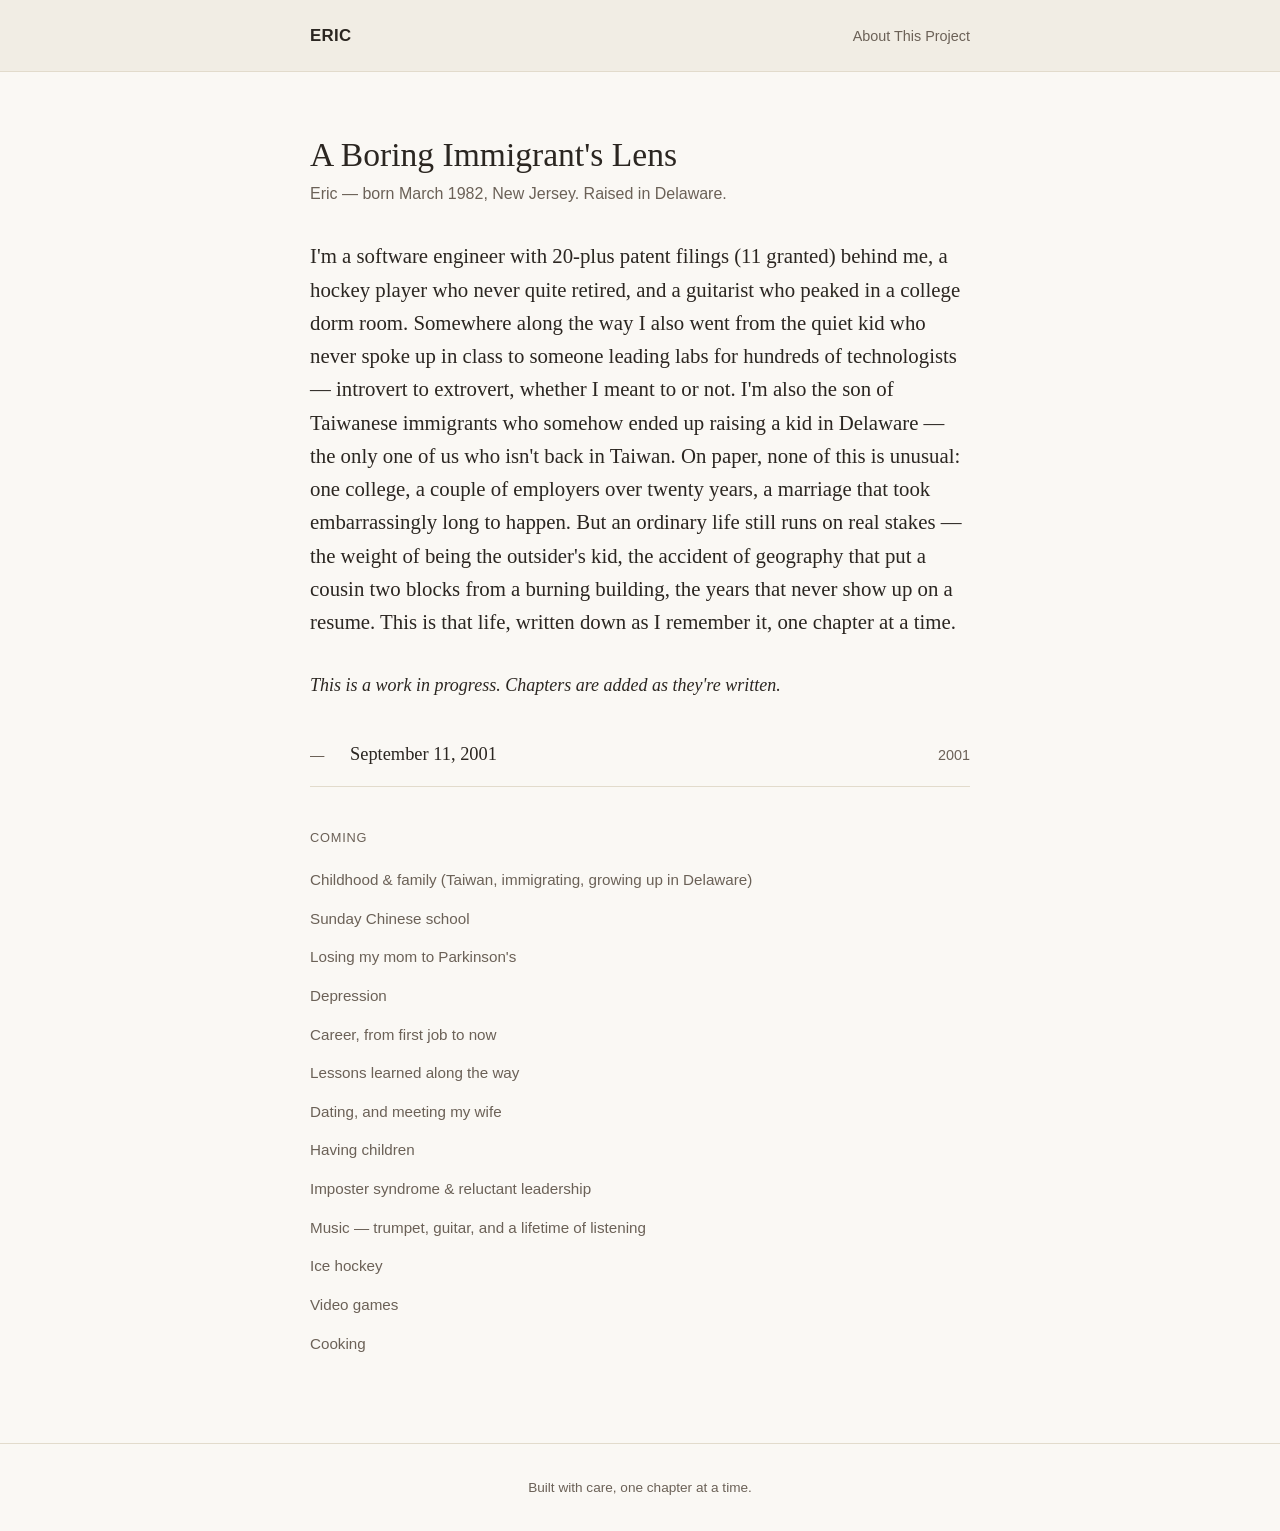
<file: index.html>
<!doctype html>
<html lang="en">
<head>
  <meta charset="utf-8">
  <meta name="viewport" content="width=device-width, initial-scale=1">
  <title>Eric — A Boring Immigrant's Lens</title>
  <link rel="stylesheet" href="assets/css/style.css">
</head>
<body>
  <header class="site-header">
    <div class="wrap">
      <a class="site-title" href="index.html">Eric</a>
      <nav class="site-nav">
        <a href="about.html">About This Project</a>
      </nav>
    </div>
  </header>

  <main>
    <h1 class="page-title">A Boring Immigrant's Lens</h1>
    <p class="subtitle">Eric — born March 1982, New Jersey. Raised in Delaware.</p>

    <p class="lede">I'm a software engineer with 20-plus patent filings (11 granted)
      behind me, a hockey player who never quite retired, and a guitarist who peaked in a
      college dorm room. Somewhere along the way I also went from the quiet kid who never
      spoke up in class to someone leading labs for hundreds of technologists — introvert
      to extrovert, whether I meant to or not. I'm also the son of Taiwanese immigrants
      who somehow ended up raising a kid in Delaware — the only one of us who isn't back
      in Taiwan. On paper, none of this is unusual: one college, a couple of employers
      over twenty years, a marriage that took embarrassingly long to happen. But an
      ordinary life still runs on real stakes — the weight of being the outsider's kid,
      the accident of geography that put a cousin two blocks from a burning building, the
      years that never show up on a resume. This is that life, written
      down as I remember it, one chapter at a time.</p>

    <p><em>This is a work in progress. Chapters are added as they're written.</em></p>

    <ul class="toc">
      <li>
        <a href="chapters/september-11-2001.html">
          <span class="toc-num">—</span>
          <span class="toc-title">September 11, 2001</span>
          <span class="toc-years">2001</span>
        </a>
      </li>
      <!-- Each chapter gets a row like this one. Copy this block for new chapters. -->
      <!--
      <li>
        <a href="chapters/01-early-life.html">
          <span class="toc-num">01</span>
          <span class="toc-title">Early Life</span>
          <span class="toc-years">1990–2002</span>
        </a>
      </li>
      -->
    </ul>

    <p class="section-heading">Coming</p>
    <ul class="upcoming-list">
      <li>Childhood &amp; family (Taiwan, immigrating, growing up in Delaware)</li>
      <li>Sunday Chinese school</li>
      <li>Losing my mom to Parkinson's</li>
      <li>Depression</li>
      <li>Career, from first job to now</li>
      <li>Lessons learned along the way</li>
      <li>Dating, and meeting my wife</li>
      <li>Having children</li>
      <li>Imposter syndrome &amp; reluctant leadership</li>
      <li>Music — trumpet, guitar, and a lifetime of listening</li>
      <li>Ice hockey</li>
      <li>Video games</li>
      <li>Cooking</li>
    </ul>
  </main>

  <footer class="site-footer">
    <div class="wrap">Built with care, one chapter at a time.</div>
  </footer>
</body>
</html>
</file>
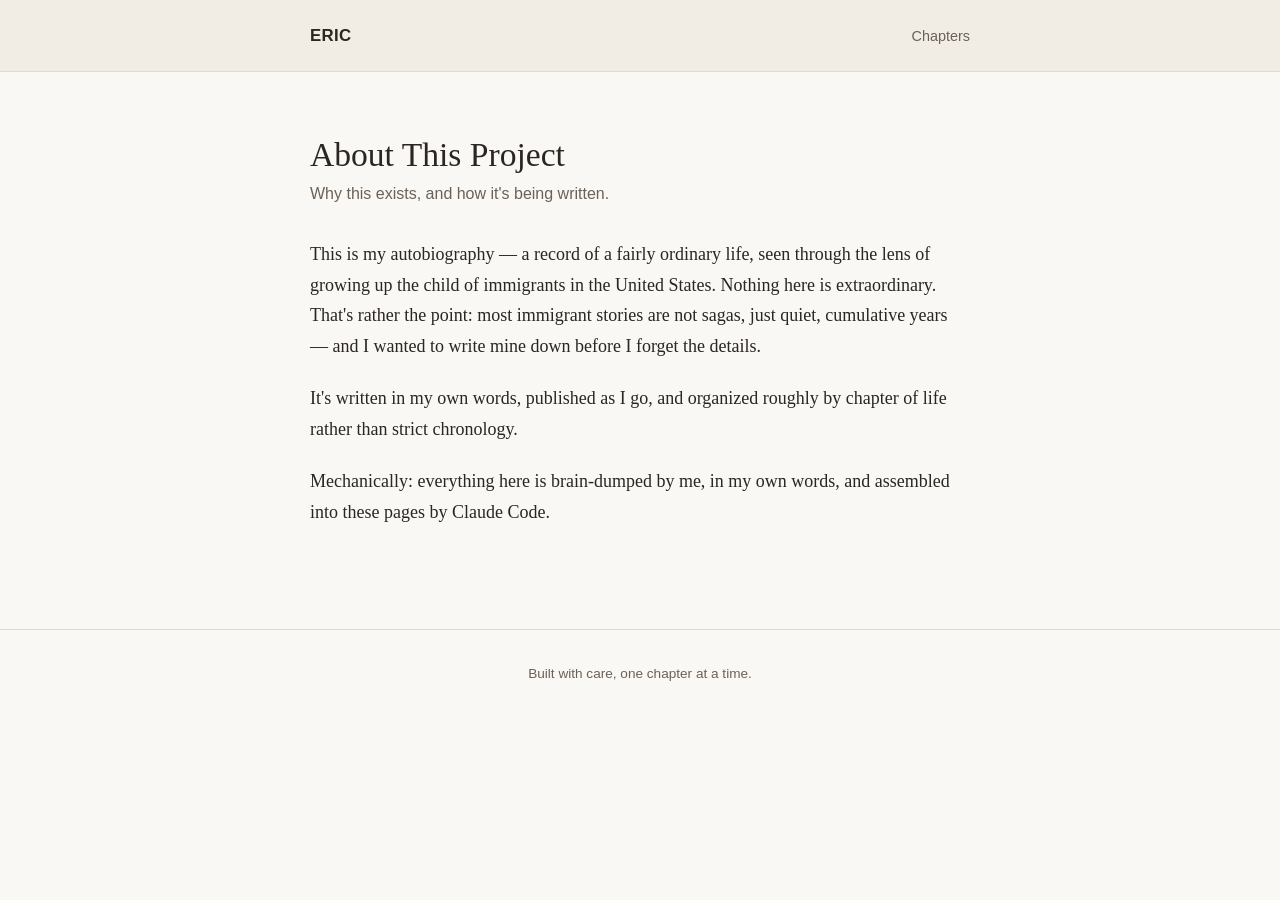
<file: about.html>
<!doctype html>
<html lang="en">
<head>
  <meta charset="utf-8">
  <meta name="viewport" content="width=device-width, initial-scale=1">
  <title>About This Project — Eric</title>
  <link rel="stylesheet" href="assets/css/style.css">
</head>
<body>
  <header class="site-header">
    <div class="wrap">
      <a class="site-title" href="index.html">Eric</a>
      <nav class="site-nav">
        <a href="index.html">Chapters</a>
      </nav>
    </div>
  </header>

  <main>
    <h1 class="page-title">About This Project</h1>
    <p class="subtitle">Why this exists, and how it's being written.</p>

    <p>This is my autobiography — a record of a fairly ordinary life, seen through the
      lens of growing up the child of immigrants in the United States. Nothing here is
      extraordinary. That's rather the point: most immigrant stories are not sagas, just
      quiet, cumulative years — and I wanted to write mine down before I forget the
      details.</p>

    <p>It's written in my own words, published as I go, and organized roughly by chapter
      of life rather than strict chronology.</p>

    <p>Mechanically: everything here is brain-dumped by me, in my own words, and
      assembled into these pages by Claude Code.</p>
  </main>

  <footer class="site-footer">
    <div class="wrap">Built with care, one chapter at a time.</div>
  </footer>
</body>
</html>
</file>
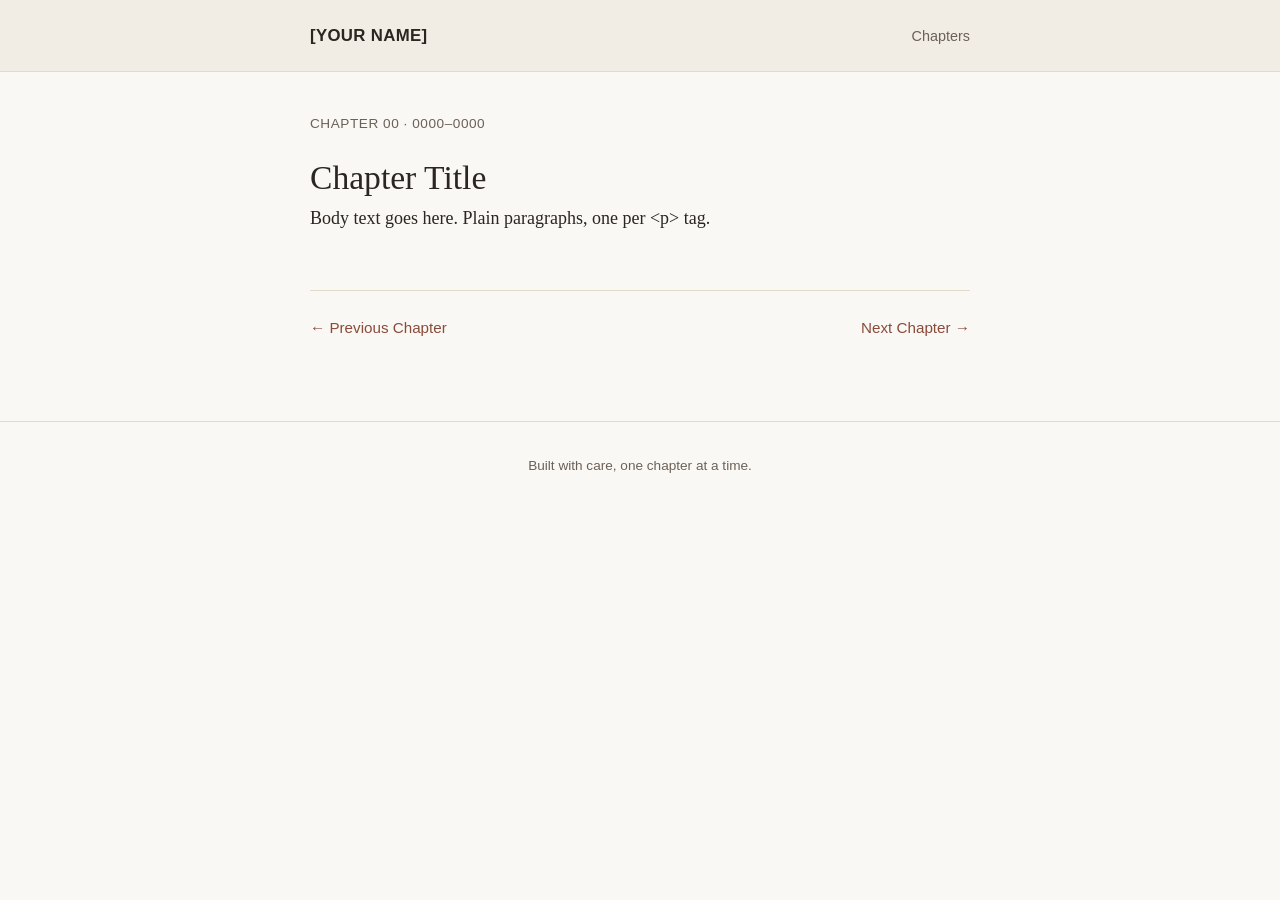
<file: chapters/_template.html>
<!--
  CHAPTER TEMPLATE — copy this file to create a new chapter.
  Rename it like: 02-school-years.html
  Then:
    1. Fill in the title, years, and body text below.
    2. Update the <title> tag.
    3. Fix the chapter-nav links at the bottom (prev/next chapter).
    4. Add a row for this chapter in ../index.html's <ul class="toc">.
-->
<!doctype html>
<html lang="en">
<head>
  <meta charset="utf-8">
  <meta name="viewport" content="width=device-width, initial-scale=1">
  <title>Chapter Title — [Your Name]</title>
  <link rel="stylesheet" href="../assets/css/style.css">
</head>
<body>
  <header class="site-header">
    <div class="wrap">
      <a class="site-title" href="../index.html">[Your Name]</a>
      <nav class="site-nav">
        <a href="../index.html">Chapters</a>
      </nav>
    </div>
  </header>

  <main>
    <p class="chapter-meta">Chapter 00 · 0000–0000</p>
    <h1 class="page-title">Chapter Title</h1>

    <p>Body text goes here. Plain paragraphs, one per &lt;p&gt; tag.</p>

    <!-- Optional photo:
    <figure>
      <img src="../assets/images/example.jpg" alt="Description of the photo">
      <figcaption>Caption text.</figcaption>
    </figure>
    -->

    <div class="chapter-nav">
      <a class="prev" href="#">Previous Chapter</a>
      <span class="spacer"></span>
      <a class="next" href="#">Next Chapter</a>
    </div>
  </main>

  <footer class="site-footer">
    <div class="wrap">Built with care, one chapter at a time.</div>
  </footer>
</body>
</html>
</file>
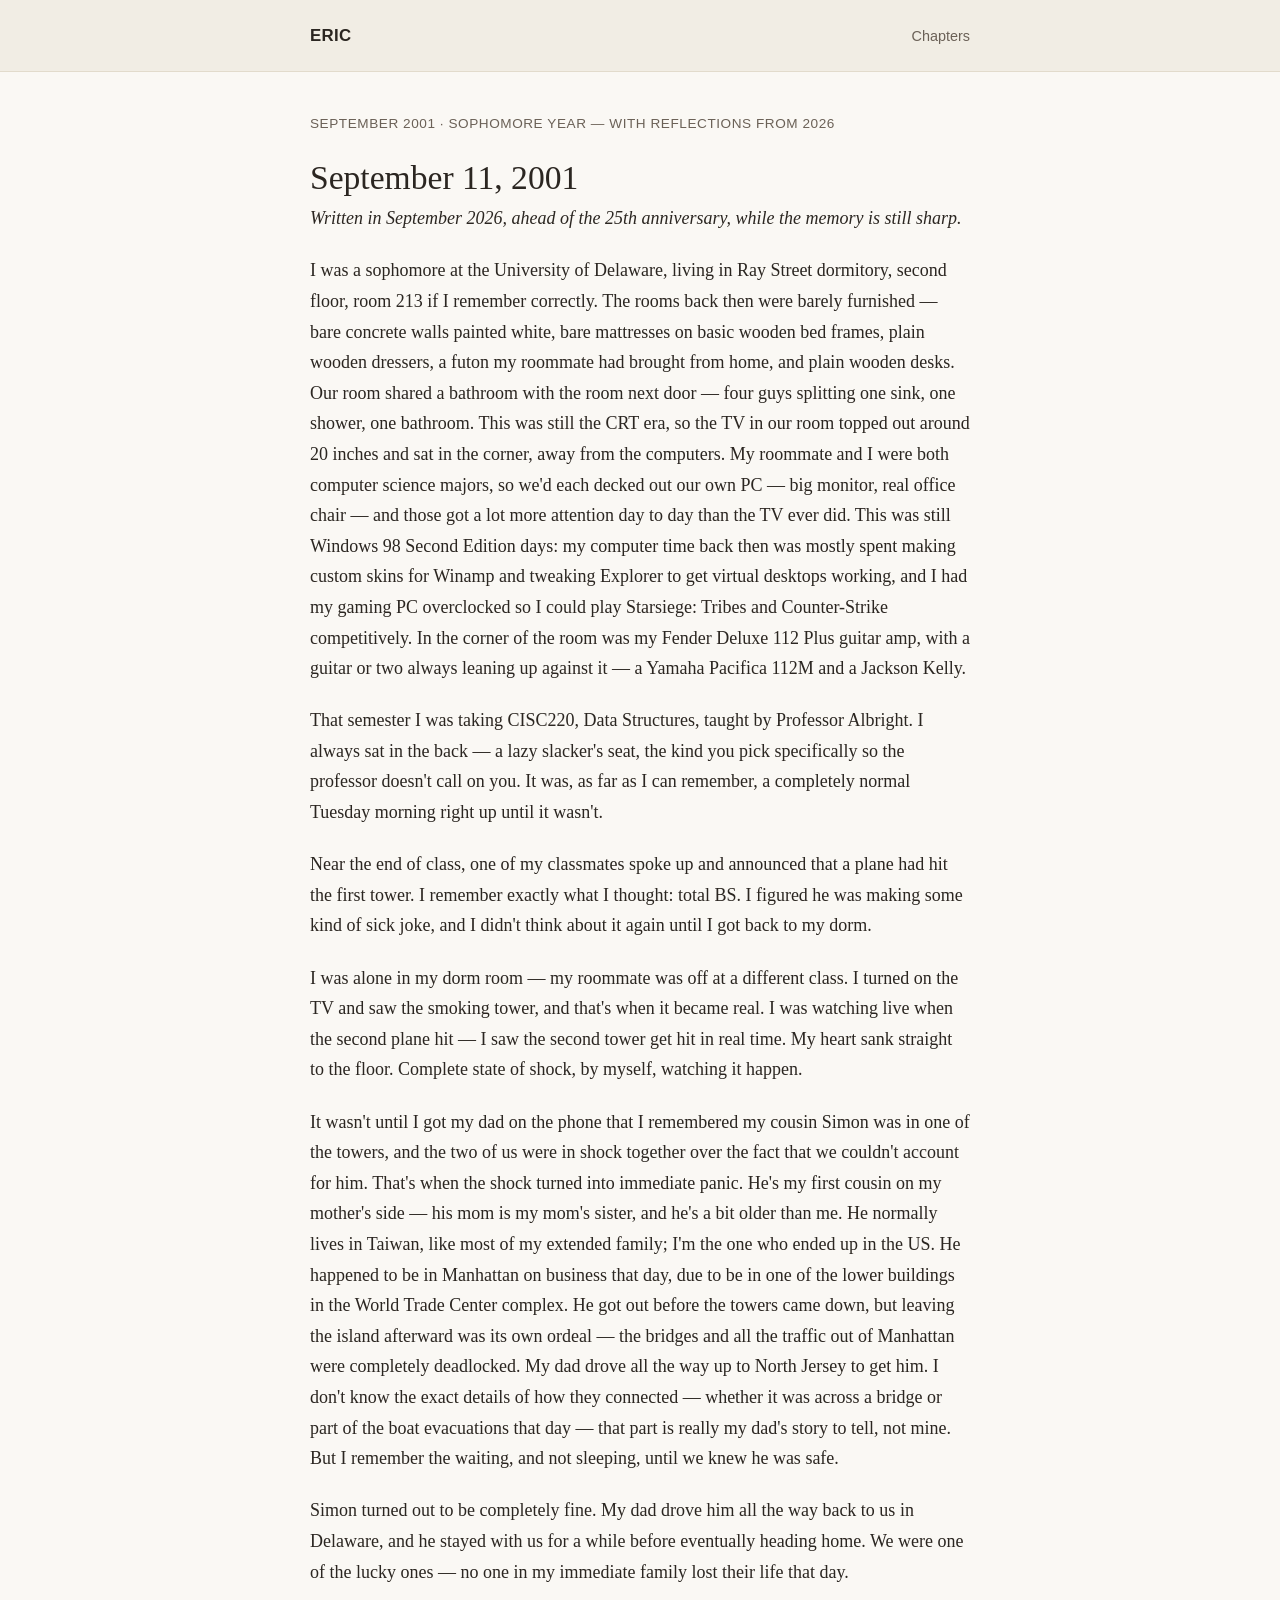
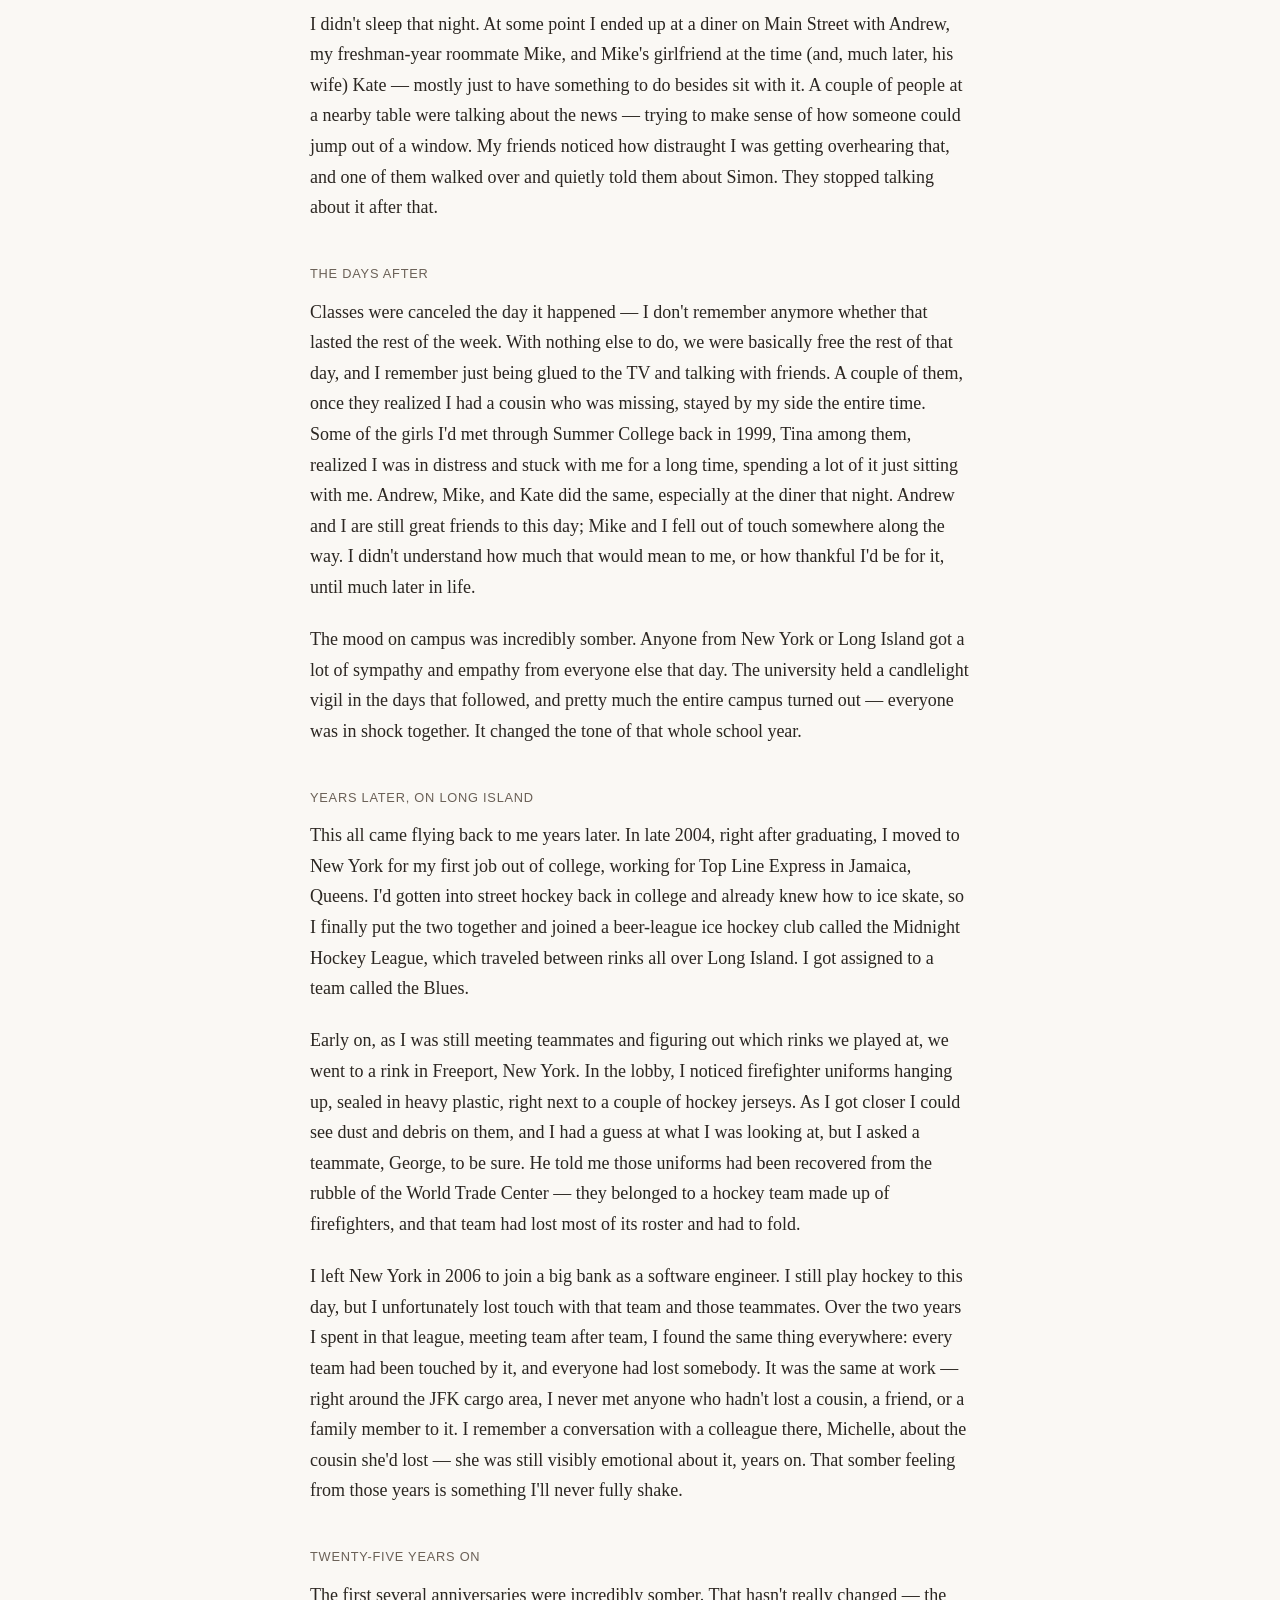
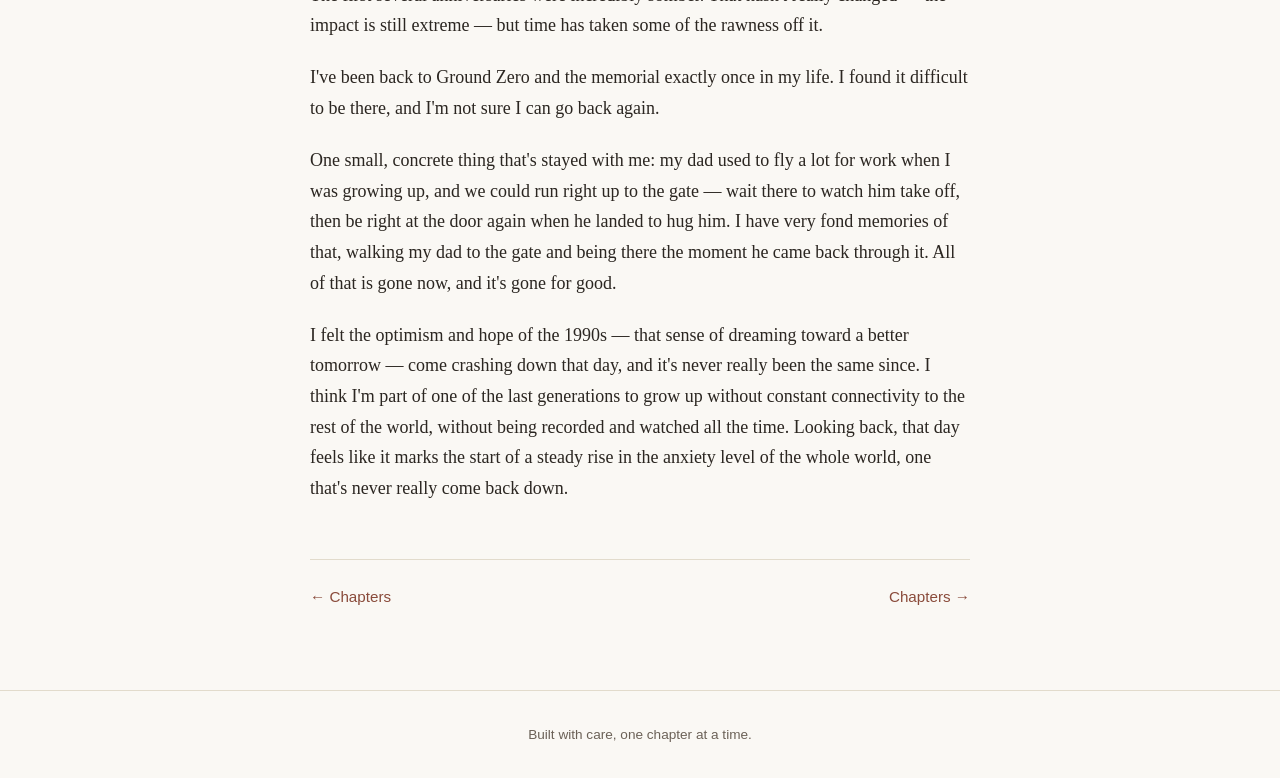
<file: chapters/september-11-2001.html>
<!doctype html>
<html lang="en">
<head>
  <meta charset="utf-8">
  <meta name="viewport" content="width=device-width, initial-scale=1">
  <title>September 11, 2001 — Eric</title>
  <link rel="stylesheet" href="../assets/css/style.css">
</head>
<body>
  <header class="site-header">
    <div class="wrap">
      <a class="site-title" href="../index.html">Eric</a>
      <nav class="site-nav">
        <a href="../index.html">Chapters</a>
      </nav>
    </div>
  </header>

  <main>
    <p class="chapter-meta">September 2001 · Sophomore year — with reflections from 2026</p>
    <h1 class="page-title">September 11, 2001</h1>

    <p><em>Written in September 2026, ahead of the 25th anniversary, while the memory is
      still sharp.</em></p>

    <p>I was a sophomore at the University of Delaware, living in Ray Street dormitory,
      second floor, room 213 if I remember correctly. The rooms back then were barely
      furnished — bare concrete walls painted white, bare mattresses on basic wooden bed
      frames, plain wooden dressers, a futon my roommate had brought from home, and plain
      wooden desks. Our room shared a bathroom with the room next door — four guys
      splitting one sink, one shower, one bathroom. This was still the CRT era, so the TV
      in our room topped out around 20 inches and sat in the corner, away from the
      computers. My roommate and I were both computer science majors, so we'd each
      decked out our own PC — big monitor, real office chair — and those got a lot more
      attention day to day than the TV ever did. This was still Windows 98 Second Edition
      days: my computer time back then was mostly spent making custom skins for Winamp
      and tweaking Explorer to get virtual desktops working, and I had my gaming PC
      overclocked so I could play Starsiege: Tribes and Counter-Strike competitively. In
      the corner of the room was my Fender Deluxe 112 Plus guitar amp, with a guitar or
      two always leaning up against it — a Yamaha Pacifica 112M and a Jackson Kelly.</p>

    <p>That semester I was taking CISC220, Data Structures, taught by Professor Albright.
      I always sat in the back — a lazy slacker's seat, the kind you pick specifically so
      the professor doesn't call on you. It was, as far as I can remember, a completely
      normal Tuesday morning right up until it wasn't.</p>

    <p>Near the end of class, one of my classmates spoke up and announced that a plane
      had hit the first tower. I remember exactly what I thought: total BS. I figured he
      was making some kind of sick joke, and I didn't think about it again until I got
      back to my dorm.</p>

    <p>I was alone in my dorm room — my roommate was off at a different class. I turned
      on the TV and saw the smoking tower, and that's when it became real. I was watching
      live when the second plane hit — I saw the second tower get hit in real time. My
      heart sank straight to the floor. Complete state of shock, by myself, watching it
      happen.</p>

    <p>It wasn't until I got my dad on the phone that I remembered my cousin Simon was in
      one of the towers, and the two of us were in shock together over the fact that we
      couldn't account for him. That's when the shock turned into immediate panic. He's
      my first cousin on my mother's side — his mom is my mom's sister, and he's a bit
      older than me. He normally lives in Taiwan, like most of my extended family; I'm
      the one who ended up in the US. He happened to be in Manhattan on business that
      day, due to be in one of the lower buildings in the World Trade Center complex. He
      got out before the towers came down, but leaving the island afterward was its own
      ordeal — the bridges and all the traffic out of Manhattan were completely
      deadlocked. My dad drove all the way up to North Jersey to get him. I don't know
      the exact details of how they connected — whether it was across a bridge or part
      of the boat evacuations that day — that part is really my dad's story to tell, not
      mine. But I remember the waiting, and not sleeping, until we knew he was safe.</p>

    <p>Simon turned out to be completely fine. My dad drove him all the way back to us in
      Delaware, and he stayed with us for a while before eventually heading home. We were
      one of the lucky ones — no one in my immediate family lost their life that day.</p>

    <p>I didn't sleep that night. At some point I ended up at a diner on Main Street with
      Andrew, my freshman-year roommate Mike, and Mike's girlfriend at the time (and, much
      later, his wife) Kate — mostly just to have something to do besides sit with it. A
      couple of people at a nearby table were talking about the news — trying to make
      sense of how someone could jump out of a window. My friends noticed how distraught
      I was getting overhearing that, and one of them walked over and quietly told them
      about Simon. They stopped talking about it after that.</p>

    <p class="section-heading">The Days After</p>

    <p>Classes were canceled the day it happened — I don't remember anymore whether that
      lasted the rest of the week. With nothing else to do, we were basically free the
      rest of that day, and I remember just being glued to the TV and talking with
      friends. A couple of them, once they realized I had a cousin who was missing,
      stayed by my side the entire time. Some of the girls I'd met through Summer College
      back in 1999, Tina among them, realized I was in distress and stuck with me for a
      long time, spending a lot of it just sitting with me. Andrew, Mike, and Kate did
      the same, especially at the diner that night. Andrew and I are still great friends
      to this day; Mike and I fell out of touch somewhere along the way. I didn't
      understand how much that would mean to me, or how thankful I'd be for it, until
      much later in life.</p>

    <p>The mood on campus was incredibly somber. Anyone from New York or Long
      Island got a lot of sympathy and empathy from everyone else that day. The
      university held a candlelight vigil in the days that followed, and pretty much the
      entire campus turned out — everyone was in shock together. It changed the tone of
      that whole school year.</p>

    <p class="section-heading">Years Later, on Long Island</p>

    <p>This all came flying back to me years later. In late 2004, right after graduating,
      I moved to New York for my first job out of college, working for Top Line Express
      in Jamaica, Queens. I'd gotten into street hockey back in college and already knew
      how to ice skate, so I finally put the two together and joined a beer-league ice
      hockey club called the Midnight Hockey League, which traveled between rinks all
      over Long Island. I got assigned to a team called the Blues.</p>

    <p>Early on, as I was still meeting teammates and figuring out which rinks we played
      at, we went to a rink in Freeport, New York. In the lobby, I noticed firefighter
      uniforms hanging up, sealed in heavy plastic, right next to a couple of hockey
      jerseys. As I got closer I could see dust and debris on them, and I had a guess at
      what I was looking at, but I asked a teammate, George, to be sure. He told me those
      uniforms had been recovered from the rubble of the World Trade Center — they
      belonged to a hockey team made up of firefighters, and that team had lost most of
      its roster and had to fold.</p>

    <p>I left New York in 2006 to join a big bank as a software engineer. I still
      play hockey to this day, but I unfortunately lost touch with that team and those
      teammates. Over the two years I spent in that league, meeting team after team, I
      found the same thing everywhere: every team had been touched by it, and everyone
      had lost somebody. It was the same at work — right around the JFK cargo area, I
      never met anyone who hadn't lost a cousin, a friend, or a family member to it. I
      remember a conversation with a colleague there, Michelle, about the cousin she'd
      lost — she was still visibly emotional about it, years on. That somber feeling from
      those years is something I'll never fully shake.</p>

    <p class="section-heading">Twenty-Five Years On</p>

    <p>The first several anniversaries were incredibly somber. That hasn't really
      changed — the impact is still extreme — but time has taken some of the rawness off
      it.</p>

    <p>I've been back to Ground Zero and the memorial exactly once in my life. I found it
      difficult to be there, and I'm not sure I can go back again.</p>

    <p>One small, concrete thing that's stayed with me: my dad used to fly a lot for work
      when I was growing up, and we could run right up to the gate — wait there to watch
      him take off, then be right at the door again when he landed to hug him. I have
      very fond memories of that, walking my dad to the gate and being there the moment
      he came back through it. All of that is gone now, and it's gone for good.</p>

    <p>I felt the optimism and hope of the 1990s — that sense of dreaming toward a better
      tomorrow — come crashing down that day, and it's never really been the same since.
      I think I'm part of one of the last generations to grow up without constant
      connectivity to the rest of the world, without being recorded and watched all the
      time. Looking back, that day feels like it marks the start of a steady rise in the
      anxiety level of the whole world, one that's never really come back down.</p>

    <div class="chapter-nav">
      <a class="prev" href="../index.html">Chapters</a>
      <span class="spacer"></span>
      <a class="next" href="../index.html">Chapters</a>
    </div>
  </main>

  <footer class="site-footer">
    <div class="wrap">Built with care, one chapter at a time.</div>
  </footer>
</body>
</html>
</file>
<file: assets/css/style.css>
/* ---------------------------------------------------------
   Autobiography site — shared styles
   Simple, book-like, readable. Light/dark aware.
--------------------------------------------------------- */

:root {
  --bg: #faf8f4;
  --bg-alt: #f1ede4;
  --text: #2b2621;
  --text-muted: #6b6157;
  --accent: #8a4b3b;
  --border: #e2dbcc;
  --max-width: 700px;
  --serif: Georgia, "Iowan Old Style", "Palatino Linotype", Palatino, "Book Antiqua", serif;
  --sans: -apple-system, BlinkMacSystemFont, "Segoe UI", Roboto, Helvetica, Arial, sans-serif;
}

@media (prefers-color-scheme: dark) {
  :root {
    --bg: #1b1815;
    --bg-alt: #242019;
    --text: #ece6dc;
    --text-muted: #a89e8f;
    --accent: #d99a82;
    --border: #3a3329;
  }
}

* { box-sizing: border-box; }

html { -webkit-text-size-adjust: 100%; }

body {
  margin: 0;
  padding: 0;
  background: var(--bg);
  color: var(--text);
  font-family: var(--serif);
  font-size: 1.125rem;
  line-height: 1.7;
}

a { color: var(--accent); }
a:hover { text-decoration: none; }

header.site-header {
  border-bottom: 1px solid var(--border);
  background: var(--bg-alt);
}

.wrap {
  max-width: var(--max-width);
  margin: 0 auto;
  padding: 0 1.25rem;
}

header.site-header .wrap {
  padding-top: 1.25rem;
  padding-bottom: 1.25rem;
  display: flex;
  justify-content: space-between;
  align-items: baseline;
  flex-wrap: wrap;
  gap: 0.5rem;
}

.site-title {
  font-family: var(--sans);
  font-weight: 700;
  letter-spacing: 0.02em;
  text-decoration: none;
  color: var(--text);
  font-size: 1.05rem;
  text-transform: uppercase;
}

nav.site-nav a {
  font-family: var(--sans);
  font-size: 0.9rem;
  text-decoration: none;
  color: var(--text-muted);
  margin-left: 1rem;
}
nav.site-nav a:hover { color: var(--accent); }

main {
  max-width: var(--max-width);
  margin: 0 auto;
  padding: 2.5rem 1.25rem 5rem;
}

h1, h2, h3 {
  font-family: var(--serif);
  line-height: 1.25;
  font-weight: 400;
}

h1.page-title {
  font-size: 2.1rem;
  margin-bottom: 0.25rem;
}

.subtitle {
  font-family: var(--sans);
  color: var(--text-muted);
  font-size: 1rem;
  margin-top: 0;
  margin-bottom: 2rem;
}

.lede {
  font-size: 1.3rem;
  line-height: 1.6;
  margin-bottom: 2rem;
}

.chapter-meta {
  font-family: var(--sans);
  color: var(--text-muted);
  font-size: 0.85rem;
  text-transform: uppercase;
  letter-spacing: 0.04em;
  margin-bottom: 0.5rem;
}

p { margin: 0 0 1.2em; }

figure { margin: 2rem 0; }
figure img { max-width: 100%; border-radius: 4px; display: block; }
figcaption {
  font-family: var(--sans);
  font-size: 0.85rem;
  color: var(--text-muted);
  margin-top: 0.5rem;
  text-align: center;
}

.toc {
  list-style: none;
  padding: 0;
  margin: 0;
}

.toc li {
  border-bottom: 1px solid var(--border);
}

.toc a {
  display: flex;
  justify-content: space-between;
  align-items: baseline;
  gap: 1rem;
  padding: 1rem 0;
  text-decoration: none;
  color: var(--text);
}

.toc a:hover .toc-title { color: var(--accent); }

.toc-num {
  font-family: var(--sans);
  color: var(--text-muted);
  font-size: 0.9rem;
  flex-shrink: 0;
  min-width: 1.5rem;
}

.toc-title {
  flex: 1;
  font-size: 1.15rem;
}

.toc-years {
  font-family: var(--sans);
  color: var(--text-muted);
  font-size: 0.9rem;
  flex-shrink: 0;
}

.upcoming-list {
  list-style: none;
  padding: 0;
  margin: 0;
  font-family: var(--sans);
  color: var(--text-muted);
  font-size: 0.95rem;
}

.upcoming-list li {
  padding: 0.4rem 0;
}

.section-heading {
  font-family: var(--sans);
  text-transform: uppercase;
  letter-spacing: 0.06em;
  font-size: 0.8rem;
  color: var(--text-muted);
  margin: 2.5rem 0 0.75rem;
}

.chapter-nav {
  display: flex;
  justify-content: space-between;
  margin-top: 3.5rem;
  padding-top: 1.5rem;
  border-top: 1px solid var(--border);
  font-family: var(--sans);
  font-size: 0.95rem;
}

.chapter-nav a { text-decoration: none; }
.chapter-nav .prev::before { content: "← "; }
.chapter-nav .next::after { content: " →"; }
.chapter-nav .spacer { flex: 1; }

footer.site-footer {
  border-top: 1px solid var(--border);
  font-family: var(--sans);
  font-size: 0.85rem;
  color: var(--text-muted);
  text-align: center;
  padding: 2rem 1.25rem;
}

blockquote {
  margin: 1.5rem 0;
  padding-left: 1.25rem;
  border-left: 3px solid var(--accent);
  font-style: italic;
  color: var(--text-muted);
}
</file>
